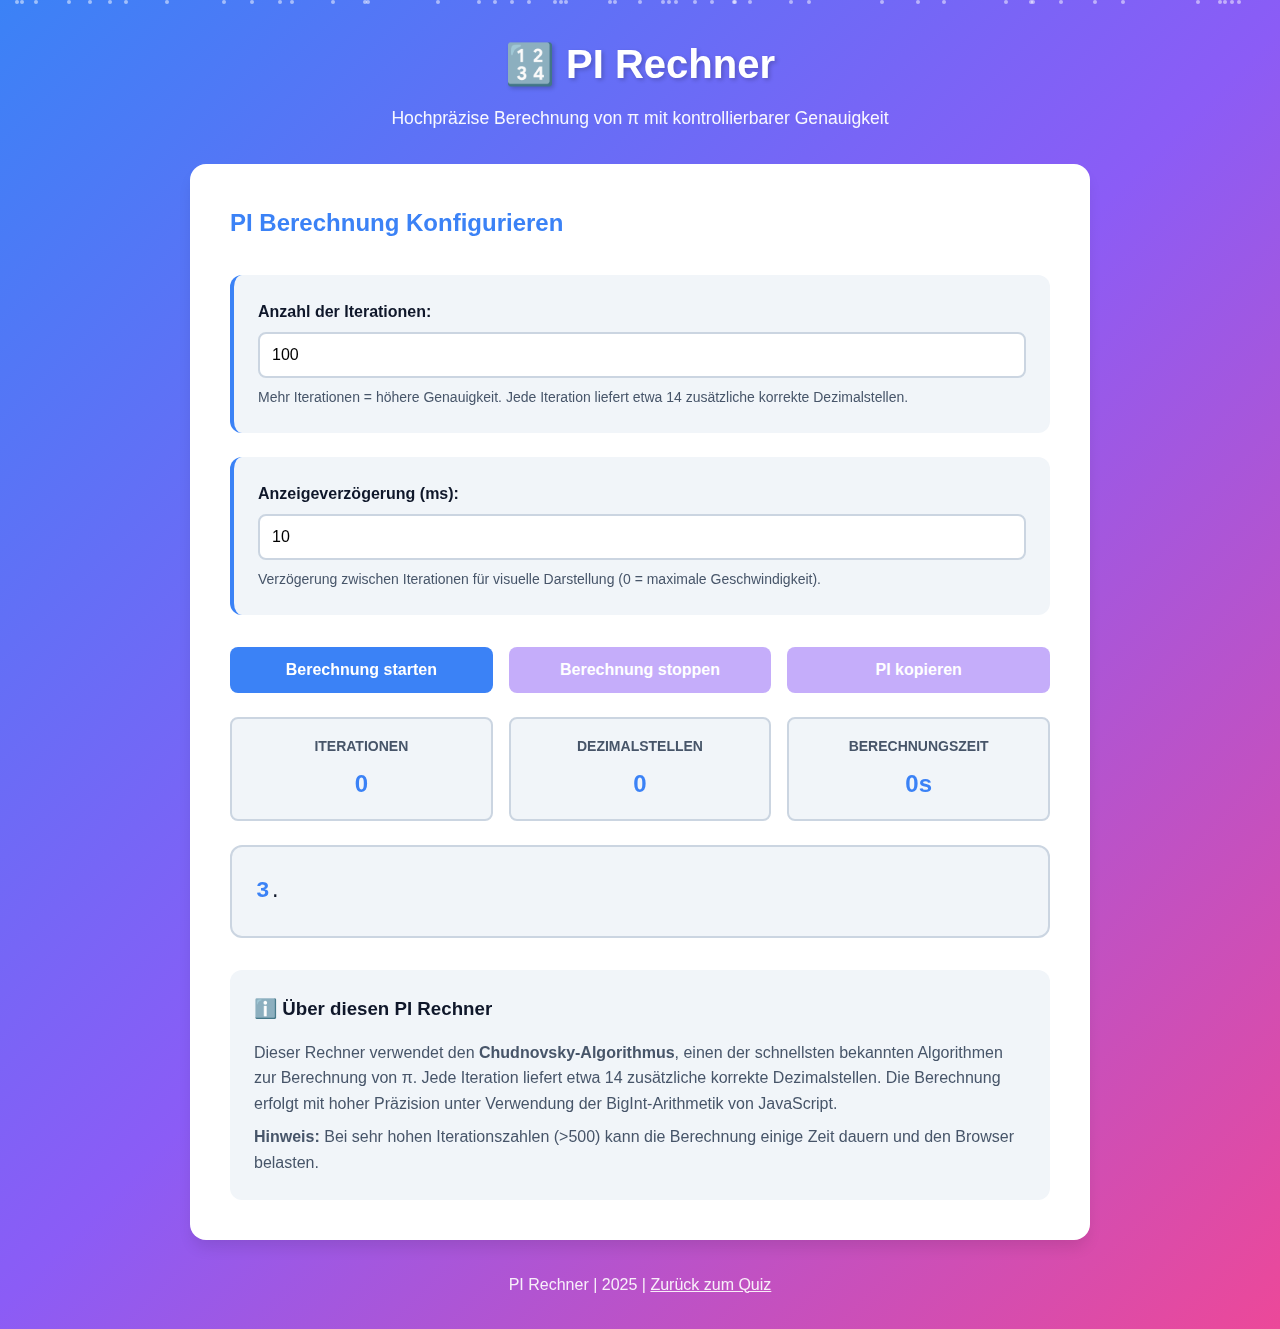
<file: pi-calculator.html>
<!DOCTYPE html>
<html lang="de">
<head>
    <meta charset="UTF-8">
    <meta name="viewport" content="width=device-width, initial-scale=1.0">
    <title>PI Rechner - Hochpräzise Berechnung</title>
    <link rel="stylesheet" href="styles.css">
    <style>
        /* Additional styles specific to PI calculator */
        .pi-display {
            font-family: 'Courier New', monospace;
            font-size: 1.2rem;
            background: var(--background);
            padding: 1.5rem;
            border-radius: 0.75rem;
            margin: 1.5rem 0;
            word-wrap: break-word;
            max-height: 400px;
            overflow-y: auto;
            line-height: 1.8;
            border: 2px solid var(--border-color);
        }

        .pi-integer {
            color: var(--primary-color);
            font-weight: bold;
            font-size: 1.4rem;
        }

        .pi-decimals {
            color: var(--text-primary);
        }

        .calculation-controls {
            display: flex;
            flex-direction: column;
            gap: 1.5rem;
            margin: 2rem 0;
        }

        .control-group {
            background: var(--background);
            padding: 1.5rem;
            border-radius: 0.75rem;
            border-left: 4px solid var(--primary-color);
        }

        .control-group label {
            display: block;
            font-weight: 600;
            margin-bottom: 0.5rem;
            color: var(--text-primary);
        }

        .control-group input {
            width: 100%;
            padding: 0.75rem;
            font-size: 1rem;
            border: 2px solid var(--border-color);
            border-radius: 0.5rem;
            background: white;
            transition: border-color 0.2s;
        }

        .control-group input:focus {
            outline: none;
            border-color: var(--primary-color);
        }

        .control-group .description {
            font-size: 0.875rem;
            color: var(--text-secondary);
            margin-top: 0.5rem;
        }

        .stats-container {
            display: grid;
            grid-template-columns: repeat(auto-fit, minmax(200px, 1fr));
            gap: 1rem;
            margin: 1.5rem 0;
        }

        .stat-box {
            background: var(--background);
            padding: 1rem;
            border-radius: 0.5rem;
            text-align: center;
            border: 2px solid var(--border-color);
        }

        .stat-label {
            font-size: 0.875rem;
            color: var(--text-secondary);
            text-transform: uppercase;
            font-weight: 600;
            margin-bottom: 0.5rem;
        }

        .stat-value {
            font-size: 1.5rem;
            font-weight: bold;
            color: var(--primary-color);
        }

        .button-group {
            display: flex;
            gap: 1rem;
            margin-top: 1.5rem;
        }

        .button-group .btn {
            flex: 1;
        }

        .calculation-status {
            padding: 1rem;
            border-radius: 0.5rem;
            margin: 1rem 0;
            font-weight: 500;
            text-align: center;
            display: none;
        }

        .progress-container {
            width: 100%;
            margin: 1.5rem 0;
            display: none;
        }

        .progress-container.show {
            display: block;
        }

        .progress-bar-wrapper {
            width: 100%;
            height: 30px;
            background: var(--background);
            border-radius: 15px;
            overflow: hidden;
            border: 2px solid var(--border-color);
            position: relative;
        }

        .progress-bar {
            height: 100%;
            background: linear-gradient(90deg, var(--primary-color), var(--secondary-color));
            border-radius: 15px;
            transition: width 0.3s ease;
            display: flex;
            align-items: center;
            justify-content: center;
            color: white;
            font-weight: bold;
            font-size: 0.875rem;
            box-shadow: 0 0 10px rgba(59, 130, 246, 0.5);
        }

        .progress-text {
            position: absolute;
            top: 50%;
            left: 50%;
            transform: translate(-50%, -50%);
            color: var(--text-primary);
            font-weight: bold;
            font-size: 0.875rem;
            z-index: 1;
            text-shadow: 0 0 3px white;
        }

        .calculation-status.show {
            display: block;
            animation: fadeIn 0.3s ease-in;
        }

        .calculation-status.calculating {
            background: #eff6ff;
            color: var(--primary-color);
            border: 2px solid var(--primary-color);
        }

        .calculation-status.completed {
            background: #f0fdf4;
            color: var(--success-color);
            border: 2px solid var(--success-color);
        }

        .digit-highlight {
            color: var(--secondary-color);
            font-weight: bold;
            animation: highlightDigit 0.5s ease;
        }

        @keyframes highlightDigit {
            0% {
                background: rgba(139, 92, 246, 0.3);
            }
            100% {
                background: transparent;
            }
        }

        .spinner {
            display: inline-block;
            width: 16px;
            height: 16px;
            border: 3px solid rgba(59, 130, 246, 0.3);
            border-top-color: var(--primary-color);
            border-radius: 50%;
            animation: spin 0.8s linear infinite;
            margin-right: 0.5rem;
        }

        @keyframes spin {
            to {
                transform: rotate(360deg);
            }
        }

        /* Responsive adjustments */
        @media (max-width: 768px) {
            .pi-display {
                font-size: 1rem;
                padding: 1rem;
            }

            .button-group {
                flex-direction: column;
            }

            .stats-container {
                grid-template-columns: 1fr;
            }
        }
    </style>
</head>
<body>
    <!-- Animated background particles -->
    <div class="particles-container" id="particles"></div>
    
    <div class="container">
        <header>
            <h1>🔢 PI Rechner</h1>
            <p class="subtitle">Hochpräzise Berechnung von π mit kontrollierbarer Genauigkeit</p>
        </header>

        <div class="quiz-container">
            <h2 style="color: var(--primary-color); margin-bottom: 1.5rem;">PI Berechnung Konfigurieren</h2>
            
            <div class="calculation-controls">
                <div class="control-group">
                    <label for="iterations">Anzahl der Iterationen:</label>
                    <input type="number" id="iterations" min="1" max="1000" value="100" step="1">
                    <div class="description">
                        Mehr Iterationen = höhere Genauigkeit. Jede Iteration liefert etwa 14 zusätzliche korrekte Dezimalstellen.
                    </div>
                </div>

                <div class="control-group">
                    <label for="delay">Anzeigeverzögerung (ms):</label>
                    <input type="number" id="delay" min="0" max="1000" value="10" step="10">
                    <div class="description">
                        Verzögerung zwischen Iterationen für visuelle Darstellung (0 = maximale Geschwindigkeit).
                    </div>
                </div>
            </div>

            <div class="button-group">
                <button id="start-calculation" class="btn btn-primary">Berechnung starten</button>
                <button id="stop-calculation" class="btn btn-secondary" disabled>Berechnung stoppen</button>
                <button id="copy-pi" class="btn btn-secondary" disabled>PI kopieren</button>
            </div>

            <div class="calculation-status" id="calculation-status"></div>

            <div class="progress-container" id="progress-container">
                <div class="progress-bar-wrapper">
                    <div class="progress-bar" id="progress-bar" style="width: 0%;">
                        <span class="progress-text" id="progress-text">0%</span>
                    </div>
                </div>
            </div>

            <div class="stats-container">
                <div class="stat-box">
                    <div class="stat-label">Iterationen</div>
                    <div class="stat-value" id="current-iteration">0</div>
                </div>
                <div class="stat-box">
                    <div class="stat-label">Dezimalstellen</div>
                    <div class="stat-value" id="decimal-places">0</div>
                </div>
                <div class="stat-box">
                    <div class="stat-label">Berechnungszeit</div>
                    <div class="stat-value" id="calculation-time">0s</div>
                </div>
            </div>

            <div class="pi-display" id="pi-display">
                <span class="pi-integer">3</span><span class="pi-decimals">.</span>
            </div>

            <div style="margin-top: 2rem; padding: 1.5rem; background: var(--background); border-radius: 0.75rem;">
                <h3 style="color: var(--text-primary); margin-bottom: 1rem;">ℹ️ Über diesen PI Rechner</h3>
                <p style="color: var(--text-secondary); line-height: 1.6;">
                    Dieser Rechner verwendet den <strong>Chudnovsky-Algorithmus</strong>, einen der schnellsten bekannten 
                    Algorithmen zur Berechnung von π. Jede Iteration liefert etwa 14 zusätzliche korrekte Dezimalstellen. 
                    Die Berechnung erfolgt mit hoher Präzision unter Verwendung der BigInt-Arithmetik von JavaScript.
                </p>
                <p style="color: var(--text-secondary); line-height: 1.6; margin-top: 0.5rem;">
                    <strong>Hinweis:</strong> Bei sehr hohen Iterationszahlen (>500) kann die Berechnung einige Zeit dauern 
                    und den Browser belasten.
                </p>
            </div>
        </div>

        <footer>
            <p>PI Rechner | 2025 | <a href="index.html" style="color: white; text-decoration: underline;">Zurück zum Quiz</a></p>
        </footer>
    </div>

    <script src="pi-calculator.js"></script>
</body>
</html>
</file>
<file: styles.css>
* {
    margin: 0;
    padding: 0;
    box-sizing: border-box;
}

:root {
    --primary-color: #3b82f6;
    --primary-dark: #2563eb;
    --secondary-color: #8b5cf6;
    --success-color: #22c55e;
    --error-color: #f43f5e;
    --background: #f1f5f9;
    --surface: #ffffff;
    --text-primary: #0f172a;
    --text-secondary: #475569;
    --border-color: #cbd5e1;
    --shadow: 0 1px 3px 0 rgb(0 0 0 / 0.1);
    --shadow-lg: 0 10px 15px -3px rgb(0 0 0 / 0.1);
}

body {
    font-family: -apple-system, BlinkMacSystemFont, 'Segoe UI', 'Roboto', 'Oxygen', 'Ubuntu', sans-serif;
    background: linear-gradient(135deg, #3b82f6 0%, #8b5cf6 50%, #ec4899 100%);
    min-height: 100vh;
    padding: 2rem 1rem;
    color: var(--text-primary);
    line-height: 1.6;
    position: relative;
    overflow-x: hidden;
}

/* Animated background particles */
.particles-container {
    position: fixed;
    top: 0;
    left: 0;
    width: 100%;
    height: 100%;
    pointer-events: none;
    z-index: 0;
    overflow: hidden;
}

.particle {
    position: absolute;
    width: 4px;
    height: 4px;
    background: rgba(255, 255, 255, 0.5);
    border-radius: 50%;
    animation: float 15s infinite;
}

@keyframes float {
    0%, 100% {
        transform: translateY(0) translateX(0);
        opacity: 0;
    }
    10% {
        opacity: 1;
    }
    90% {
        opacity: 1;
    }
    100% {
        transform: translateY(-100vh) translateX(50px);
        opacity: 0;
    }
}

.container {
    max-width: 900px;
    margin: 0 auto;
    position: relative;
    z-index: 1;
}

header {
    text-align: center;
    color: white;
    margin-bottom: 2rem;
}

header h1 {
    font-size: 2.5rem;
    margin-bottom: 0.5rem;
    text-shadow: 2px 2px 4px rgba(0, 0, 0, 0.2);
    animation: glow 2s ease-in-out infinite alternate;
}

@keyframes glow {
    from {
        text-shadow: 2px 2px 4px rgba(0, 0, 0, 0.2), 0 0 10px rgba(255, 255, 255, 0.3);
    }
    to {
        text-shadow: 2px 2px 4px rgba(0, 0, 0, 0.2), 0 0 20px rgba(255, 255, 255, 0.6);
    }
}

.subtitle {
    font-size: 1.1rem;
    opacity: 0.95;
}

.quiz-container {
    background: var(--surface);
    border-radius: 1rem;
    padding: 2.5rem;
    box-shadow: var(--shadow-lg);
    min-height: 500px;
}

.screen {
    display: none;
}

.screen.active {
    display: block;
    animation: fadeIn 0.3s ease-in;
}

@keyframes fadeIn {
    from {
        opacity: 0;
        transform: translateY(10px);
    }
    to {
        opacity: 1;
        transform: translateY(0);
    }
}

/* Start Screen */
#start-screen h2 {
    color: var(--primary-color);
    margin-bottom: 1.5rem;
    font-size: 1.8rem;
}

#start-screen p {
    margin-bottom: 1rem;
    color: var(--text-secondary);
}

.topics-list {
    list-style: none;
    margin: 1.5rem 0;
    padding: 1.5rem;
    background: var(--background);
    border-radius: 0.5rem;
    border-left: 4px solid var(--primary-color);
}

.topics-list li {
    padding: 0.5rem 0;
    color: var(--text-primary);
}

.topics-list li:before {
    content: "✓ ";
    color: var(--success-color);
    font-weight: bold;
    margin-right: 0.5rem;
}

.topic-filter {
    margin: 2rem 0;
    padding: 1.5rem;
    background: var(--background);
    border-radius: 0.5rem;
}

.topic-filter h3 {
    font-size: 1.1rem;
    margin-bottom: 1rem;
    color: var(--text-primary);
}

.topic-filter select {
    width: 100%;
    padding: 0.75rem;
    font-size: 1rem;
    border: 2px solid var(--border-color);
    border-radius: 0.5rem;
    background: white;
    cursor: pointer;
    transition: border-color 0.2s;
}

.topic-filter select:focus {
    outline: none;
    border-color: var(--primary-color);
}

/* Streak Display */
.streak-display {
    text-align: center;
    font-size: 1.5rem;
    font-weight: bold;
    color: var(--primary-color);
    margin-bottom: 1rem;
    opacity: 0;
    transform: scale(0);
    transition: all 0.3s ease;
}

.streak-display.show {
    opacity: 1;
    transform: scale(1);
    animation: pulse 0.5s ease-in-out;
}

@keyframes pulse {
    0%, 100% {
        transform: scale(1);
    }
    50% {
        transform: scale(1.2);
    }
}

/* Quiz Screen */
.progress-bar {
    width: 100%;
    height: 16px;
    background: var(--border-color);
    border-radius: 8px;
    margin-bottom: 1.5rem;
    overflow: hidden;
    position: relative;
    box-shadow: inset 0 2px 4px rgba(0, 0, 0, 0.15);
    border: 2px solid rgba(255, 255, 255, 0.3);
}

.progress-fill {
    height: 100%;
    background: linear-gradient(90deg, #3b82f6, #8b5cf6, #ec4899);
    background-size: 200% 100%;
    animation: progressShimmer 2s ease infinite;
    transition: width 0.5s cubic-bezier(0.4, 0, 0.2, 1);
    width: 0%;
    position: relative;
    box-shadow: 0 0 10px rgba(59, 130, 246, 0.5);
}

@keyframes progressShimmer {
    0% {
        background-position: 0% 0%;
    }
    100% {
        background-position: 200% 0%;
    }
}

.progress-text {
    position: absolute;
    right: 10px;
    top: 50%;
    transform: translateY(-50%);
    font-size: 0.75rem;
    font-weight: 700;
    color: var(--text-primary);
    background: rgba(255, 255, 255, 0.9);
    padding: 2px 8px;
    border-radius: 4px;
}

.question-info {
    display: flex;
    justify-content: space-between;
    align-items: center;
    margin-bottom: 2rem;
    flex-wrap: wrap;
    gap: 1rem;
}

#question-number {
    color: var(--text-secondary);
    font-weight: 500;
}

.topic-badge {
    padding: 0.375rem 0.75rem;
    background: var(--primary-color);
    color: white;
    border-radius: 1rem;
    font-size: 0.875rem;
    font-weight: 500;
}

#question-container {
    margin-bottom: 2rem;
}

#question-text {
    font-size: 1.4rem;
    color: var(--text-primary);
    margin-bottom: 1.5rem;
    line-height: 1.5;
}

#answers-container {
    display: flex;
    flex-direction: column;
    gap: 1rem;
}

.answer-btn {
    width: 100%;
    padding: 1.25rem;
    text-align: left;
    font-size: 1rem;
    background: var(--background);
    border: 2px solid var(--border-color);
    border-radius: 0.75rem;
    cursor: pointer;
    transition: all 0.2s;
    color: var(--text-primary);
}

.answer-btn:hover:not(.selected):not(.correct):not(.incorrect):not(:disabled) {
    border-color: var(--primary-color);
    background: white;
    transform: translateX(4px);
    box-shadow: 0 4px 12px rgba(37, 99, 235, 0.2);
}

.answer-btn.selected {
    border-color: var(--primary-color);
    background: #eff6ff;
}

.answer-btn.correct {
    border-color: var(--success-color);
    background: #f0fdf4;
    color: var(--success-color);
    animation: correctAnswer 0.5s ease;
}

@keyframes correctAnswer {
    0% {
        transform: scale(1);
    }
    50% {
        transform: scale(1.05);
        box-shadow: 0 0 20px rgba(16, 185, 129, 0.5);
    }
    100% {
        transform: scale(1);
    }
}

.answer-btn.incorrect {
    border-color: var(--error-color);
    background: #fef2f2;
    color: var(--error-color);
    animation: incorrectAnswer 0.5s ease;
}

@keyframes incorrectAnswer {
    0%, 100% {
        transform: translateX(0);
    }
    25% {
        transform: translateX(-5px);
    }
    75% {
        transform: translateX(5px);
    }
}

.answer-btn:disabled {
    cursor: not-allowed;
}

.feedback {
    margin: 1.5rem 0;
    padding: 1rem;
    border-radius: 0.5rem;
    font-weight: 500;
    display: none;
}

.feedback.show {
    display: block;
    animation: slideIn 0.3s ease-out;
}

@keyframes slideIn {
    from {
        opacity: 0;
        transform: translateY(-10px);
    }
    to {
        opacity: 1;
        transform: translateY(0);
    }
}

.feedback.correct {
    background: #f0fdf4;
    color: var(--success-color);
    border: 2px solid var(--success-color);
}

.feedback.incorrect {
    background: #fef2f2;
    color: var(--error-color);
    border: 2px solid var(--error-color);
}

.feedback-explanation {
    margin-top: 0.5rem;
    font-weight: normal;
    color: var(--text-primary);
}

.quiz-controls {
    display: flex;
    gap: 1rem;
    justify-content: space-between;
    margin-top: 2rem;
}

/* Buttons */
.btn {
    padding: 0.875rem 2rem;
    font-size: 1rem;
    font-weight: 600;
    border: none;
    border-radius: 0.5rem;
    cursor: pointer;
    transition: all 0.2s;
    display: inline-flex;
    align-items: center;
    justify-content: center;
}

.btn-primary {
    background: var(--primary-color);
    color: white;
}

.btn-primary:hover:not(:disabled) {
    background: var(--primary-dark);
    transform: translateY(-2px);
    box-shadow: var(--shadow-lg);
}

.btn-secondary {
    background: var(--secondary-color);
    color: white;
}

.btn-secondary:hover:not(:disabled) {
    background: #475569;
    transform: translateY(-2px);
}

.btn:disabled {
    opacity: 0.5;
    cursor: not-allowed;
    transform: none !important;
}

#start-btn {
    margin-top: 1.5rem;
    width: 100%;
    padding: 1rem 2rem;
    font-size: 1.1rem;
}

/* Results Screen */
#results-screen h2 {
    color: var(--primary-color);
    text-align: center;
    margin-bottom: 2rem;
    font-size: 2rem;
}

.results-summary {
    text-align: center;
    margin-bottom: 2rem;
}

.score-circle {
    width: 200px;
    height: 200px;
    margin: 0 auto 2rem;
    border-radius: 50%;
    background: linear-gradient(135deg, #3b82f6 0%, #8b5cf6 50%, #ec4899 100%);
    display: flex;
    align-items: center;
    justify-content: center;
    box-shadow: var(--shadow-lg);
    animation: scaleIn 0.8s cubic-bezier(0.68, -0.55, 0.265, 1.55);
    position: relative;
}

@keyframes scaleIn {
    0% {
        transform: scale(0) rotate(0deg);
        opacity: 0;
    }
    100% {
        transform: scale(1) rotate(360deg);
        opacity: 1;
    }
}

.score-circle::before {
    content: '';
    position: absolute;
    width: 100%;
    height: 100%;
    border-radius: 50%;
    background: linear-gradient(135deg, #3b82f6 0%, #8b5cf6 50%, #ec4899 100%);
    animation: scorePulse 2s ease-in-out infinite;
    z-index: -1;
}

@keyframes scorePulse {
    0%, 100% {
        transform: scale(1);
        opacity: 0.5;
    }
    50% {
        transform: scale(1.1);
        opacity: 0;
    }
}

#final-score {
    font-size: 3rem;
    font-weight: bold;
    color: white;
    animation: countUp 1s ease-out;
}

@keyframes countUp {
    from {
        opacity: 0;
        transform: translateY(20px);
    }
    to {
        opacity: 1;
        transform: translateY(0);
    }
}

#score-message {
    font-size: 1.3rem;
    color: var(--text-primary);
    margin-bottom: 1.5rem;
}

.results-details {
    background: var(--background);
    padding: 1.5rem;
    border-radius: 0.75rem;
    margin: 1.5rem 0;
}

.results-details p {
    margin: 0.75rem 0;
    font-size: 1.1rem;
}

.results-actions {
    display: flex;
    gap: 1rem;
    justify-content: center;
    flex-wrap: wrap;
}

/* Review Screen */
#review-screen h2 {
    color: var(--primary-color);
    margin-bottom: 2rem;
    text-align: center;
}

.review-item {
    background: var(--background);
    padding: 1.5rem;
    border-radius: 0.75rem;
    margin-bottom: 1.5rem;
    border-left: 4px solid var(--border-color);
}

.review-item.correct {
    border-left-color: var(--success-color);
}

.review-item.incorrect {
    border-left-color: var(--error-color);
}

.review-question {
    font-weight: 600;
    font-size: 1.1rem;
    margin-bottom: 1rem;
    color: var(--text-primary);
}

.review-answer {
    margin: 0.5rem 0;
    padding: 0.5rem 1rem;
    border-radius: 0.375rem;
}

.review-answer.your-answer {
    background: #eff6ff;
    border-left: 3px solid var(--primary-color);
}

.review-answer.correct-answer {
    background: #f0fdf4;
    border-left: 3px solid var(--success-color);
}

.review-answer.wrong-answer {
    background: #fef2f2;
    border-left: 3px solid var(--error-color);
}

.review-label {
    font-size: 0.875rem;
    font-weight: 600;
    text-transform: uppercase;
    margin-bottom: 0.25rem;
    color: var(--text-secondary);
}

#back-to-results-btn {
    margin-top: 1rem;
    width: 100%;
}

footer {
    text-align: center;
    color: white;
    margin-top: 2rem;
    opacity: 0.9;
}

/* Responsive */
@media (max-width: 768px) {
    body {
        padding: 1rem 0.5rem;
    }

    header h1 {
        font-size: 2rem;
    }

    .quiz-container {
        padding: 1.5rem;
    }

    #question-text {
        font-size: 1.2rem;
    }

    .score-circle {
        width: 150px;
        height: 150px;
    }

    #final-score {
        font-size: 2.5rem;
    }

    .quiz-controls {
        flex-direction: column;
    }

    .btn {
        width: 100%;
    }
}
</file>
